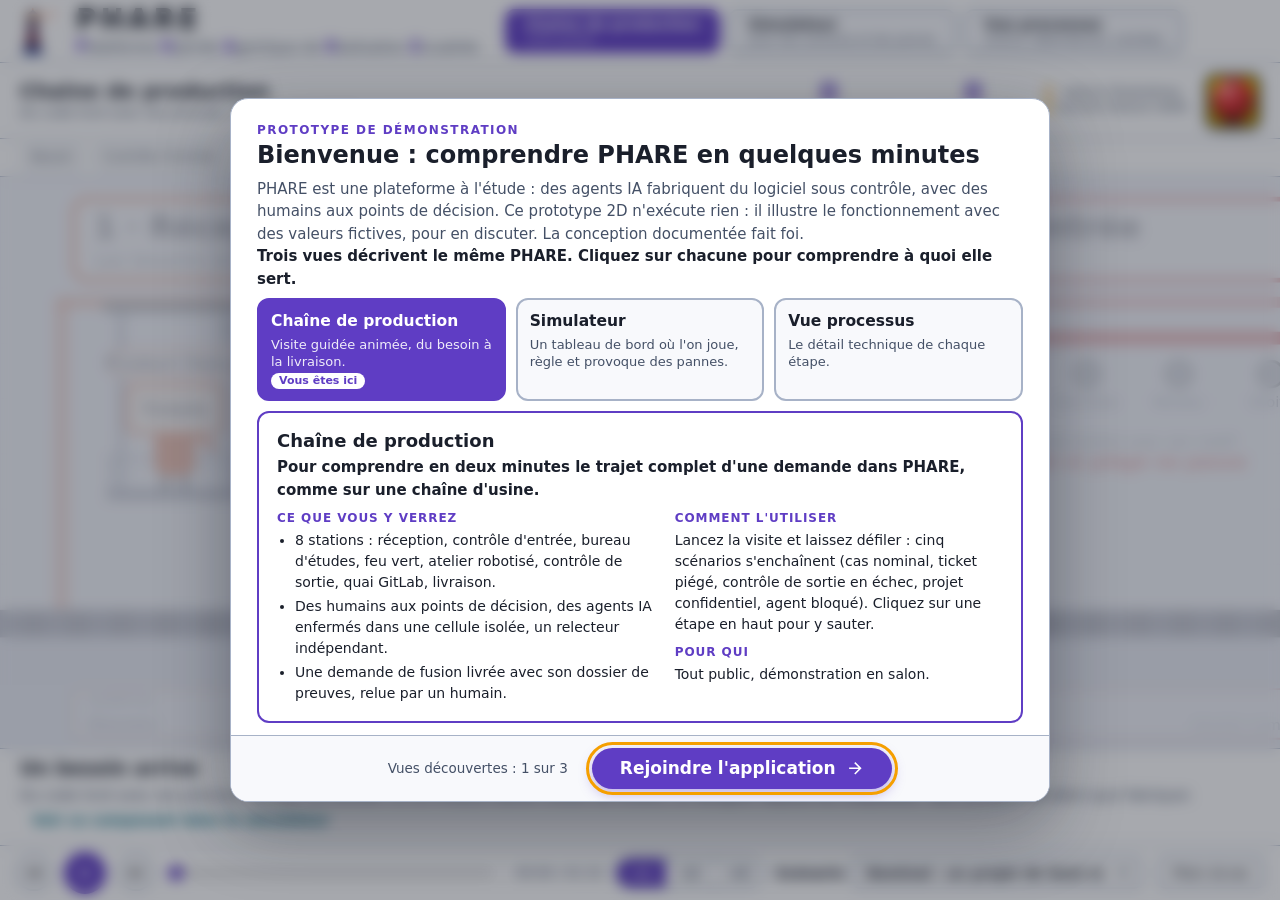
<file: index.html>
<!doctype html>
<html lang="fr">
<head>
<meta charset="utf-8">
<meta name="viewport" content="width=device-width, initial-scale=1">
<title>PHARE — l'usine de développement</title>
<link rel="icon" type="image/svg+xml" href="phare_icon.svg">
<link rel="stylesheet" href="shell.css">
<link rel="stylesheet" href="usine.css">
</head>
<body>
<div id="site-header"></div>
<header class="viewbar">
  <div class="viewbar-title">
    <h1>Chaîne de production</h1>
    <p>Du code livré avec ses preuves, relu par un humain</p>
  </div>
  <div class="viewbar-right">
    <div class="counters">
      <div><span id="c-human">0</span><small>interventions humaines</small></div>
      <div><span id="c-check">0</span><small>contrôles franchis</small></div>
      <div class="fake">valeurs illustratives,<br>aucune mesure réelle</div>
    </div>
    <div class="room">
      <div class="plate"><button id="stop" type="button" class="cap" title="Arrêt d'urgence (RSSI ou adjoint)" aria-label="Arrêt d'urgence"></button></div>
      <small>Arrêt d'urgence · RSSI ou adjoint</small>
    </div>
  </div>
</header>
<div class="states" id="states" aria-label="Étapes de la fabrication"></div>

<div id="stagewrap" class="stagewrap">
  <div id="viewport" class="viewport" aria-label="Chaîne de production, faire défiler horizontalement">
    <svg id="scene" role="img" aria-label="Chaîne de production du logiciel : réception, contrôle d'entrée, bureau d'études, feu vert, atelier robotisé, contrôle de sortie, quai GitLab, livraison"></svg>
  </div>
</div>

<div id="transition" class="transition" aria-live="polite">
  <div class="tcard"><small id="t-count"></small><strong id="t-title"></strong><span id="t-sub"></span><i></i></div>
</div>

<div id="banner" class="banner" hidden>ARRÊT D'URGENCE : la chaîne est à l'arrêt, rien ne part.</div>

<footer class="hud bottom">
  <div class="caption">
    <strong id="cap-title"></strong>
    <span id="cap-sub"></span>
    <a id="cap-link" class="link" href="simulateur.html">Voir ce composant dans le simulateur</a>
  </div>
  <div id="player"></div>
</footer>

<script src="shell.js"></script>
<script src="usine.js"></script>
</body>
</html>
</file>
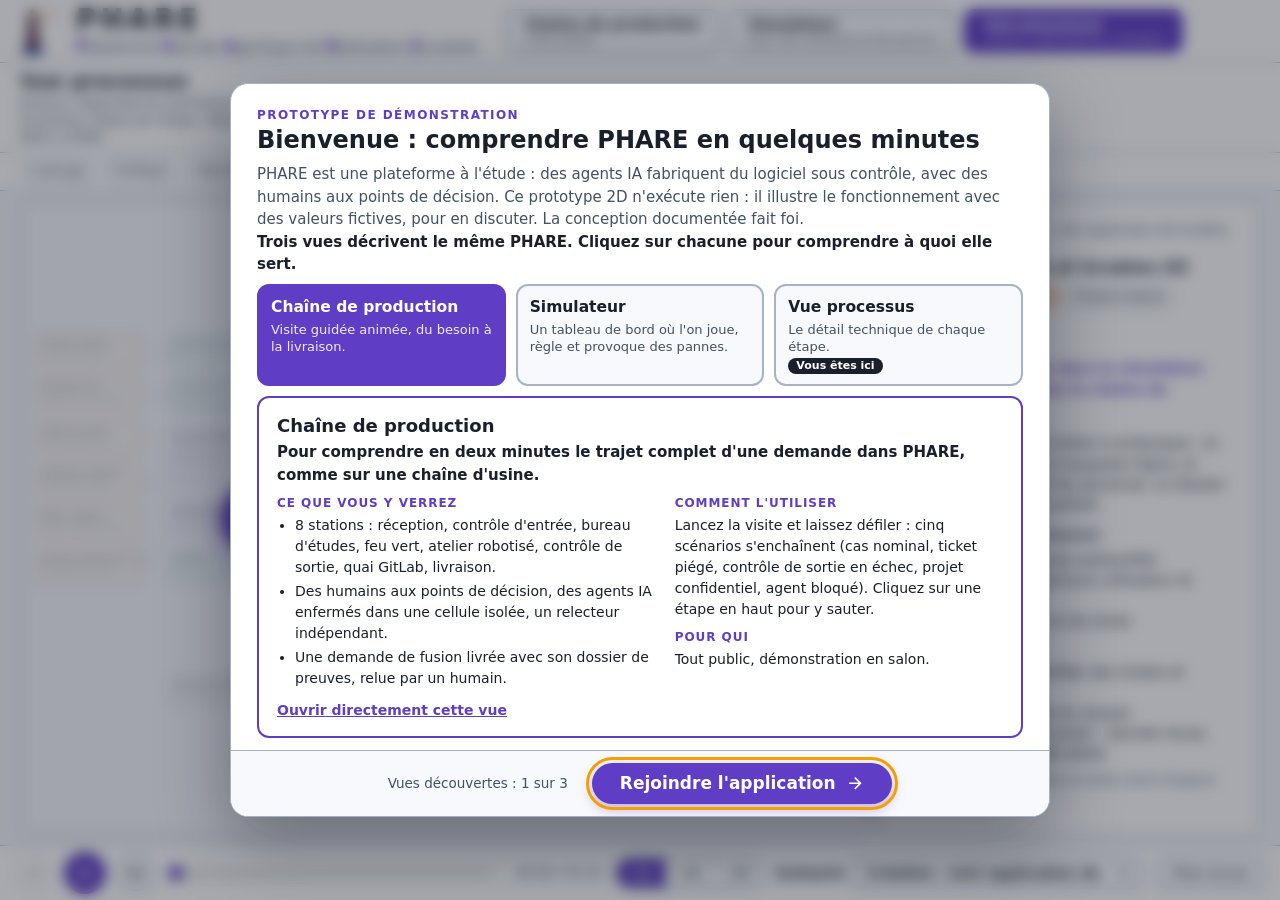
<file: processus.html>
<!doctype html>
<html lang="fr">
<head>
<meta charset="utf-8">
<meta name="viewport" content="width=device-width, initial-scale=1">
<title>PHARE — vue processus</title>
<link rel="icon" type="image/svg+xml" href="phare_icon.svg">
<link rel="stylesheet" href="shell.css">
<link rel="stylesheet" href="style.css">
</head>
<body>
<div id="site-header"></div>
<header class="viewbar">
  <div class="viewbar-title">
    <h1>Vue processus</h1>
    <p>Acteurs, dépendances techniques et interventions humaines, étape par étape. Aligné sur les ADR 0001 à 0006.</p>
  </div>
</header>

<div class="states" id="states" aria-label="Étapes du cycle de vie : cliquer pour y aller"></div>

<main>
  <div class="stagecol">
    <div class="stage">
      <div class="view-mode" role="group" aria-label="Mode de visualisation">
        <button id="view-2d" class="on" type="button" aria-pressed="true">Vue 2D</button>
        <button id="view-3d" type="button" aria-pressed="false">Vue 3D <span>beta</span></button>
        <button id="view-reset" type="button" hidden>Recentrer</button>
      </div>
      <svg id="canvas" viewBox="0 0 1370 690" role="img" aria-label="Schéma du fonctionnement de PHARE"></svg>
      <section id="scene3d" class="scene3d" hidden aria-label="Vue 3D interactive du processus">
        <div id="scene3d-tooltip" class="scene3d-tooltip" role="status" aria-live="polite"></div>
        <aside id="scene3d-inspector" class="scene3d-inspector" hidden aria-live="polite">
          <button id="scene3d-close" class="scene3d-close" type="button" aria-label="Fermer l'inspection">×</button>
          <p id="scene3d-kind" class="scene3d-kind"></p>
          <h2 id="scene3d-title"></h2>
          <p id="scene3d-sub"></p>
          <p id="scene3d-links" class="scene3d-links"></p>
          <div id="scene3d-connection-list" class="scene3d-connection-list"></div>
          <button id="scene3d-explode" class="scene3d-explode" type="button" hidden>Décomposer ce périmètre</button>
        </aside>
        <p class="scene3d-help">Clic gauche : tourner · clic molette : déplacer · molette : zoomer</p>
      </section>
    </div>
  </div>
  <aside class="side">
    <div id="step-count" class="hint"></div>
    <h2 id="step-title"></h2>
    <div id="step-who"></div>
    <p><a id="to-sim" class="xlink" href="simulateur.html">Rejouer ce scénario dans le simulateur</a><br><a id="to-usine" class="xlink" href="index.html">Voir cette étape dans la chaîne de production</a></p>
    <p id="step-text"></p>
    <h3>Dépendances techniques</h3>
    <ul id="step-deps"></ul>
    <h3>Contrôles</h3>
    <ul id="step-ctrl"></ul>
    <p class="hint">Raccourcis : flèches gauche et droite, barre d'espace pour la lecture.</p>
  </aside>
</main>

<div id="player"></div>

<script src="data.js"></script>
<script src="shell.js"></script>
<script src="app.js"></script>
<script type="importmap">
{ "imports": { "three": "./vendor/three.module.js" } }
</script>
<script type="module" src="processus-3d.js"></script>
</body>
</html>
</file>
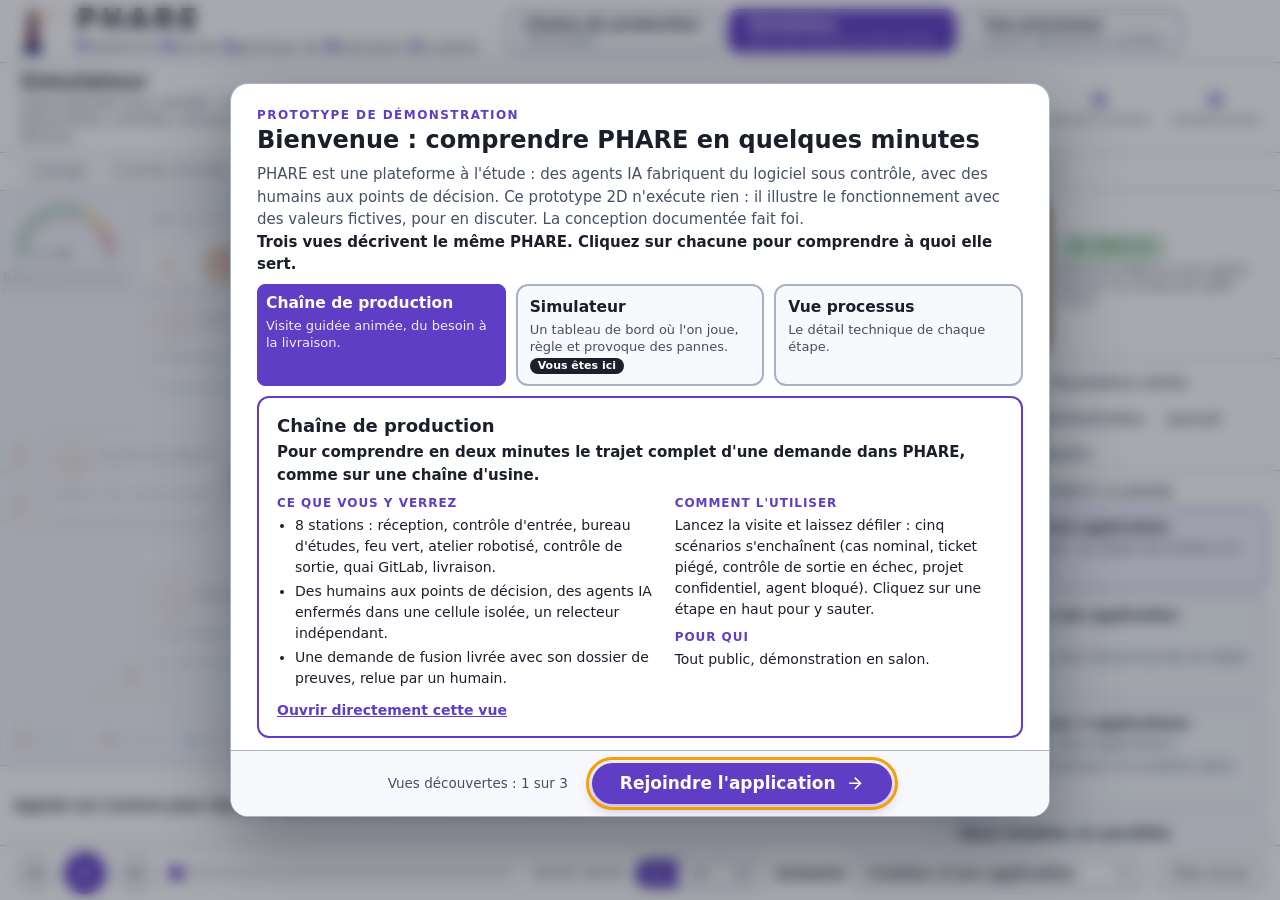
<file: simulateur.html>
<!doctype html>
<html lang="fr">
<head>
<meta charset="utf-8">
<meta name="viewport" content="width=device-width, initial-scale=1">
<title>PHARE — simulateur de l'usine</title>
<link rel="icon" type="image/svg+xml" href="phare_icon.svg">
<link rel="stylesheet" href="shell.css">
<link rel="stylesheet" href="simulateur.css">
</head>
<body>
<div id="site-header"></div>
<header class="viewbar">
  <div class="viewbar-title">
    <h1>Simulateur</h1>
    <p id="run-line">Usine logicielle sous contrôle : orchestrateur déterministe, contrôles, humains aux points de décision</p>
  </div>
  <div class="viewbar-right">
    <div class="kpis" aria-label="Compteurs de la simulation">
      <div><span id="k-ok">0</span><small>demandes de fusion livrées</small></div>
      <div><span id="k-ko">0</span><small>fabrications refusées ou arrêtées</small></div>
      <div><span id="k-h">0</span><small>décisions humaines</small></div>
      <div><span id="k-g">0</span><small>contrôles franchis</small></div>
    </div>
  </div>
</header>
<div class="states" id="states" aria-label="États du cycle de vie"></div>

<div class="layout">
  <section class="stage">
    <div class="scene">
      <div id="trans-card" class="trans-card" hidden aria-live="polite">
        <div class="tcard"><small id="t-count"></small><strong id="t-title"></strong><span id="t-sub"></span><i></i></div>
      </div>
      <svg id="map" viewBox="0 0 1200 720" preserveAspectRatio="xMidYMid meet" role="img" aria-label="Synoptique de l'usine PHARE : orchestrateur au centre, huit modules autour"></svg>
      <div id="estop-banner" class="estop-banner" hidden>
        <strong>ARRÊT D'URGENCE ENGAGÉ</strong>
        <span>Fabrications gelées · cellules détruites · clés temporaires révoquées · lancements interdits</span>
      </div>
    </div>
    <div class="caption" id="caption" aria-live="polite"></div>
  </section>

  <aside class="side">
    <section class="console" aria-label="Pupitre d'arrêt d'urgence">
      <div class="estop-plate">
        <small>ARRÊT D'URGENCE</small>
        <div class="estop-well"><button id="estop" type="button" class="estop-cap" aria-label="Arrêt d'urgence"></button></div>
        <small>EMERGENCY STOP</small>
      </div>
      <div class="console-info">
        <div id="lamp" class="lamp ok">EN SERVICE</div>
        <p id="estop-text">Réservé au RSSI ou à son adjoint. Appuyer pour geler l'usine.</p>
        <div class="console-actions">
          <button id="release" type="button" class="btn small" hidden>Déverrouiller (tourner)</button>
          <button id="ack" type="button" class="btn small warn" hidden>Acquitter et redémarrer</button>
        </div>
      </div>
    </section>

    <div class="tabs" role="tablist">
      <button type="button" role="tab" class="tab on" data-pane="p-scen">Scénarios</button>
      <button type="button" role="tab" class="tab" data-pane="p-params">Paramètres entrés</button>
      <button type="button" role="tab" class="tab" data-pane="p-humans">Humains</button>
      <button type="button" role="tab" class="tab" data-pane="p-orch">Orchestration</button>
      <button type="button" role="tab" class="tab" data-pane="p-log">Journal</button>
      <button type="button" role="tab" class="tab" data-pane="p-info">Détail</button>
      <button type="button" role="tab" class="tab" data-pane="p-gloss">Glossaire</button>
    </div>

    <div id="p-scen" class="pane">
      <h2>Scénarios prêts à jouer</h2>
      <div id="scen-list" class="scen-list"></div>
      <label class="chk"><input id="demo" type="checkbox" checked> Démo automatique : 6 scénarios à la suite, puis arrêt (stand)</label>
      <label class="chk"><input id="autohuman" type="checkbox" checked> Humains simulés (valident seuls après 1,5 s)</label>
      <p class="note">Un scénario règle les paramètres de l'onglet « Paramètres entrés » ; tu peux ensuite les modifier et relancer. Simulation illustrative : aucune valeur n'est mesurée. Source de vérité : <code>docs/conception/</code> et les ADR.</p>
    </div>

    <div id="p-params" class="pane" hidden>
      <h2>Paramètres entrés pour la fabrication</h2>
      <div id="params"></div>
      <button id="launch" type="button" class="btn go launch">Lancer avec ces paramètres</button>
      <p id="derived" class="note"></p>
    </div>

    <div id="p-humans" class="pane" hidden>
      <h2>Qui décide quoi</h2>
      <div id="roster" class="roster"></div>
      <h2>Décisions humaines de cette fabrication</h2>
      <ol id="decisions" class="decisions"></ol>
    </div>

    <div id="p-orch" class="pane" hidden>
      <h2>Orchestrateur déterministe</h2>
      <p class="note">Le workflow est une machine à états : mêmes entrées, mêmes états, mêmes contrôles, mêmes outils. Seul le contenu produit par les modèles varie.</p>
      <div id="trans" class="trans"></div>
      <h2>Rejeu</h2>
      <p class="note">Même entrées, même chemin d'état. Le contenu généré, lui, peut différer d'une fabrication à l'autre.</p>
      <button id="replay" type="button" class="btn small">Rejouer avec les mêmes paramètres</button>
      <div id="replays" class="replays"></div>
      <h2>Ce que le modèle ne décide jamais</h2>
      <ul class="plain">
        <li>L'enchaînement des états et les conditions de transition.</li>
        <li>Les outils disponibles, les droits et le budget (autorité statique, hors bande).</li>
        <li>Le routage vers un modèle selon la classe du projet.</li>
        <li>Le go, l'approbation de la MR, l'arrêt d'urgence : toujours un humain.</li>
      </ul>
    </div>

    <div id="p-log" class="pane" hidden>
      <h2>Journal d'audit (simulé)</h2>
      <ol id="log" class="log"></ol>
    </div>


    <div id="p-gloss" class="pane" hidden>
      <h2>Glossaire</h2>
      <dl class="gloss">
        <dt>Modèle d'IA</dt><dd>Le moteur de langage qui lit et écrit du texte et du code (exemples : Claude, Gemini, Codex, Mistral, Kimi). Il reste <b>hors de la cellule</b>. PHARE n'est lié à aucun d'eux.</dd>
        <dt>Agent</dt><dd>Programme qui utilise un modèle pour agir : lire des fichiers, lancer des tests, écrire du code. Il travaille <b>dans la cellule</b>.</dd>
        <dt>Cellule isolée (sandbox)</dt><dd>Espace fermé où l'agent travaille. Pas d'internet libre, quel que soit le niveau de confidentialité. Deux niveaux de blindage : N2, et N3 pour les projets très confidentiels.</dd>
        <dt>Passerelle</dt><dd>Le seul passage de la cellule vers le modèle : surveillée, avec une clé temporaire plafonnée. Niveaux C0 à C2 : modèle cloud ou interne. Niveau C3 : modèles internes seulement.</dd>
        <dt>Recherche côté fournisseur</dt><dd>Certains fournisseurs savent, une fois la requête reçue, chercher sur le web ou exécuter du code depuis leurs propres serveurs : la cellule ne le voit pas. PHARE <b>refuse</b> ces options : la passerelle rejette toute requête qui les demande. Le modèle répond avec ce qu'il a reçu.</dd>
        <dt>Niveau de confidentialité (C0 à C3)</dt><dd>Fixé par projet, jamais abaissé automatiquement. Il décide des modèles permis, du blindage de la cellule et du nombre d'approbateurs.</dd>
        <dt>Contrôle d'entrée (préflight)</dt><dd>Vérification du dossier avant toute fabrication : complet, sain, données sensibles, niveau, droits.</dd>
        <dt>Dossier figé et signé (snapshot)</dt><dd>Version exacte de ce qui sera fabriqué (tickets, livrables UX, plan). Le go du chef de projet est lié à elle.</dd>
        <dt>Fabrication (run)</dt><dd>Une exécution complète de l'usine, du go à la demande de fusion.</dd>
        <dt>Banc d'essai (mutation)</dt><dd>On introduit volontairement de petits défauts dans le code pour vérifier que les tests les détectent. Des tests qui ne voient rien ne prouvent rien.</dd>
        <dt>Analyse de sécurité (SAST)</dt><dd>Lecture automatique du code à la recherche de failles connues.</dd>
        <dt>Dans le doute, on s'arrête (fail-closed)</dt><dd>Sans autorisation claire, l'usine refuse. Elle ne continue jamais par défaut.</dd>
        <dt>Demande de fusion (MR)</dt><dd>Proposition de changement soumise dans GitLab, avec son dossier de preuves. Un ingénieur la relit et l'approuve.</dd>
        <dt>Escalade</dt><dd>L'usine ne peut plus avancer seule : elle appelle l'équipe plateforme (le « mécanicien »), qui diagnostique, relance ou arrête.</dd>
        <dt>Règles communes (skills)</dt><dd>Bibliothèque signée de consignes : authentification (OIDC / SAML / LDAPS), règles IA, design system, règles du langage du projet.</dd>
        <dt>Arrêt d'urgence (kill switch)</dt><dd>Bouton du RSSI ou de son adjoint : tout est gelé, les cellules détruites, les clés révoquées.</dd>
      </dl>
    </div>

    <div id="p-info" class="pane" hidden>
      <h2 id="i-title">Composant</h2>
      <p id="i-what" class="note">Clique sur un module du synoptique pour le détailler.</p>
      <h3>Humains</h3>
      <p id="i-human"></p>
      <h3>Sous le capot</h3>
      <p id="i-tech"></p>
      <p class="xlinks"><a id="x-usine" href="index.html">Voir cette étape dans la chaîne de production</a><br><a id="x-tech" href="processus.html">Voir cette étape dans la vue processus</a></p>
    </div>
  </aside>
</div>

<div id="player"></div>

<script src="shell.js"></script>
<script src="simulateur.js"></script>
</body>
</html>
</file>
<file: shell.css>
/* Éléments communs aux trois vues : barre de navigation (marque PHARE en tête) et lecteur façon vidéo. Thème blanc. */
:root {
  --sh-ink: #1a1f2b; --sh-muted: #445066; --sh-line: #a7b2c7; --sh-panel: #ffffff; --sh-soft: #f8f9fc;
  --sh-accent: #5f3dc4; --sh-accent-bg: #f3f0ff; --sh-focus: #f59f00;
  color-scheme: light;
}

/* ---------- Barre de navigation ---------- */
.shell { display: flex; flex-wrap: wrap; align-items: center; gap: 6px 26px; padding: 6px 18px; background: var(--sh-panel); border-bottom: 1px solid var(--sh-line); font: 14px/1.2 system-ui, -apple-system, "Segoe UI", Roboto, sans-serif; color: var(--sh-ink); z-index: 20; }
.shell-brand { display: flex; align-items: center; gap: 12px; color: var(--sh-ink); text-decoration: none; }
.shell-logo-img { display: block; width: 46px; height: 47px; flex: none; }
.shell-brandtext { display: flex; flex-direction: column; }
.shell-logo { font-size: 28px; font-weight: 800; letter-spacing: .14em; line-height: 1; }
.shell-acro { margin-top: 4px; font-size: 14px; color: var(--sh-muted); letter-spacing: .01em; }
.shell-acro b { color: var(--sh-accent); font-weight: 800; font-size: 15px; }
.shell-nav { display: flex; flex-wrap: wrap; gap: 8px; }
.shell-nav a { display: flex; flex-direction: column; justify-content: center; padding: 5px 18px; border: 2px solid var(--sh-line); border-radius: 10px; background: var(--sh-soft); color: var(--sh-ink); text-decoration: none; box-shadow: 0 2px 0 rgba(31, 36, 48, .12); transition: transform .12s, box-shadow .12s, border-color .12s, background .12s; }
.shell-nav a b { font-size: 14.5px; }
.shell-nav a span { font-size: 11px; color: var(--sh-muted); }
.shell-nav a:not([aria-current]):hover { border-color: var(--sh-accent); background: var(--sh-accent-bg); transform: translateY(-1px); box-shadow: 0 3px 0 rgba(95, 61, 196, .35); }
.shell-nav a:not([aria-current]):active { transform: translateY(1px); box-shadow: none; }
.shell-nav a[aria-current="page"] { background: var(--sh-accent); border-color: var(--sh-accent); color: #fff; box-shadow: none; cursor: default; }
.shell-nav a[aria-current="page"] span { color: rgba(255, 255, 255, .85); }
.shell-nav a:focus-visible, .shell-brand:focus-visible { outline: 3px solid var(--sh-focus); outline-offset: 2px; }
.shell-hint { margin-left: auto; color: var(--sh-muted); font-size: 12px; }
@media (max-width: 1500px) { .shell-hint { display: none; } }
@media (max-width: 760px) { .shell-nav a span { display: none; } .shell-nav a { padding: 7px 12px; } .shell-acro { display: none; } }
@media (max-height: 760px) { .shell { padding: 4px 16px; } .shell-logo { font-size: 22px; } .shell-logo-img { width: 38px; height: 39px; } .shell-acro { font-size: 12.5px; margin-top: 2px; } .shell-nav a { padding: 4px 14px; } }

/* ---------- Lecteur : précédent, lecture, suivant, curseur, temps, vitesses ---------- */
.player { display: flex; flex-wrap: wrap; align-items: center; gap: 6px 12px; padding: 6px 16px; background: var(--sh-panel); border-top: 1px solid var(--sh-line); font: 14px/1.2 system-ui, -apple-system, "Segoe UI", Roboto, sans-serif; color: var(--sh-ink); }
.player .pbtn { display: grid; place-items: center; width: 36px; height: 36px; padding: 0; border: 2px solid var(--sh-line); border-radius: 50%; background: var(--sh-panel); color: var(--sh-ink); cursor: pointer; }
.player .pbtn svg { width: 20px; height: 20px; min-width: 0; fill: currentColor; pointer-events: none; }
.player .pbtn:hover:not(:disabled) { border-color: var(--sh-accent); color: var(--sh-accent); }
.player .pbtn:disabled { opacity: .35; cursor: default; }
.player .pbtn.main { width: 42px; height: 42px; background: var(--sh-accent); border-color: var(--sh-accent); color: #fff; }
.player .pbtn.main:hover { background: #4c2fa8; border-color: #4c2fa8; color: #fff; }
.player .pbtn:focus-visible, .player .pspeed button:focus-visible { outline: 3px solid var(--sh-focus); outline-offset: 2px; }
.player .pscrub { flex: 1 1 220px; min-width: 120px; accent-color: var(--sh-accent); }
.player .pclock { min-width: 96px; text-align: right; color: var(--sh-muted); font-size: 13px; font-variant-numeric: tabular-nums; }
.player .pspeed { display: inline-flex; border: 2px solid var(--sh-line); border-radius: 999px; overflow: hidden; }
.player .pspeed button { padding: 6px 13px; border: 0; border-radius: 0; background: var(--sh-panel); color: var(--sh-muted); font-weight: 700; cursor: pointer; }
.player .pspeed button + button { border-left: 1px solid var(--sh-line); }
.player .pspeed button:hover { background: var(--sh-accent-bg); color: var(--sh-accent); }
.player .pspeed button.on { background: var(--sh-accent); color: #fff; }
.player-extras { display: flex; flex-wrap: wrap; align-items: center; gap: 8px 16px; margin-left: auto; }
.player-extras label { display: inline-flex; align-items: center; gap: 6px; color: var(--sh-ink); }
@media (max-height: 760px) { .player { padding: 5px 14px; } .player .pbtn { width: 34px; height: 34px; } .player .pbtn.main { width: 40px; height: 40px; } }
@media (prefers-reduced-motion: reduce) { .shell-nav a { transition: none; } }

/* ---------- Barre de la vue (même place, même aspect sur les trois pages) ---------- */
.viewbar { display: flex; flex-wrap: wrap; align-items: center; gap: 6px 24px; min-height: 76px; padding: 6px 20px; background: var(--sh-panel); border-bottom: 1px solid var(--sh-line); font: 14px/1.3 system-ui, -apple-system, "Segoe UI", Roboto, sans-serif; color: var(--sh-ink); }
.viewbar-title { flex: 0 1 340px; min-width: 0; }
.viewbar .viewbar-title h1 { margin: 0; font-size: 20px; letter-spacing: .02em; line-height: 1.2; }
.viewbar .viewbar-title p { margin: 2px 0 0; color: var(--sh-muted); font-size: 13px; line-height: 1.3; }
.viewbar-right { flex: 1 1 520px; display: flex; flex-wrap: wrap; align-items: center; justify-content: flex-end; gap: 6px 18px; min-width: 0; }

/* ---------- Bandeau des étapes du cycle de vie ---------- */
.states { display: flex; flex-wrap: wrap; gap: 6px; padding: 6px 20px; background: var(--sh-panel); border-bottom: 1px solid var(--sh-line); font: 13px/1.3 system-ui, -apple-system, "Segoe UI", Roboto, sans-serif; z-index: 4; }
.states .state { padding: 3px 10px; border-radius: 999px; border: 1px solid var(--sh-line); background: var(--sh-panel); color: var(--sh-muted); font: inherit; font-size: 13px; line-height: 1.3; }
.states button.state { cursor: pointer; }
.states button.state:hover:not(:disabled) { border-color: var(--sh-accent); color: var(--sh-accent); background: var(--sh-accent-bg); }
.states button.state:focus-visible { outline: 3px solid var(--sh-focus); outline-offset: 2px; }
.states button.state:disabled { opacity: .45; cursor: default; }
.states .state.past { background: var(--sh-accent-bg); color: var(--sh-accent); border-color: var(--sh-accent); }
.states .state.current, .states button.state.current:hover:not(:disabled) { background: var(--sh-focus); color: #1f2430; border-color: var(--sh-focus); font-weight: 700; }

/* ---------- Commandes à droite du lecteur : scénario, option propre à la vue, plein écran ---------- */
.player .player-extras select, .player .player-extras .pfull { padding: 6px 12px; border: 2px solid var(--sh-line); border-radius: 8px; background: var(--sh-panel); color: var(--sh-ink); font: inherit; cursor: pointer; }
.player .player-extras select { width: 290px; padding-right: 35px; appearance: none; -webkit-appearance: none; background-image: url("data:image/svg+xml,%3Csvg xmlns='http://www.w3.org/2000/svg' width='12' height='8' viewBox='0 0 12 8'%3E%3Cpath d='m1 1 5 5 5-5' fill='none' stroke='%23445066' stroke-width='2' stroke-linecap='round' stroke-linejoin='round'/%3E%3C/svg%3E"); background-repeat: no-repeat; background-position: right 11px center; background-size: 12px 8px; }
.player .player-extras select:hover, .player .player-extras .pfull:hover { border-color: var(--sh-accent); }
.player .player-extras select:focus-visible, .player .player-extras .pfull:focus-visible { outline: 3px solid var(--sh-focus); outline-offset: 2px; }
.player .player-extras .pscen { display: inline-flex; align-items: center; gap: 8px; color: var(--sh-ink); font-weight: 600; }
.player .player-extras .chk { color: var(--sh-ink); font-size: 14px; }

/* ---------- Bouton de lancement, centré sur la scène à l'entrée (même composant sur les trois vues) ---------- */
.cta-host { position: relative; }
.cta-veil { position: absolute; inset: 0; z-index: 15; display: flex; flex-direction: column; align-items: center; justify-content: center; gap: 22px; padding: 12px; overflow: auto; background: rgba(244, 246, 251, .72); pointer-events: none; }
.cta-veil[hidden] { display: none; }
.cta-btn { pointer-events: auto; display: inline-flex; align-items: center; gap: 14px; padding: 18px 42px; border: 0; border-radius: 999px; background: var(--sh-accent); color: #fff; font: 800 clamp(20px, 2.2vw, 30px)/1 system-ui, -apple-system, "Segoe UI", Roboto, sans-serif; cursor: pointer; box-shadow: 0 10px 30px rgba(95, 61, 196, .45), 0 0 0 6px rgba(95, 61, 196, .2); animation: ctapulse 2s ease-in-out infinite; }
.cta-btn svg { width: 1.15em; height: 1.15em; min-width: 0; fill: #fff; }
.cta-btn:hover { background: #4c2fa8; }
.cta-btn:focus-visible { outline: 4px solid var(--sh-focus); outline-offset: 4px; }
@keyframes ctapulse { 0%, 100% { box-shadow: 0 10px 30px rgba(95, 61, 196, .45), 0 0 0 6px rgba(95, 61, 196, .2); } 50% { box-shadow: 0 10px 30px rgba(95, 61, 196, .45), 0 0 0 16px rgba(95, 61, 196, .1); } }
@media (prefers-reduced-motion: reduce) { .cta-btn { animation: none; } }

/* ---------- Fenêtre d'accueil (modale, première arrivée) : la page derrière est floutée ---------- */
.onb-screen { position: fixed; inset: 0; z-index: 60; display: flex; align-items: center; justify-content: center; padding: 16px; background: rgba(26, 31, 43, .38); -webkit-backdrop-filter: blur(7px); backdrop-filter: blur(7px); font: 15px/1.5 system-ui, -apple-system, "Segoe UI", Roboto, sans-serif; color: var(--sh-ink); }
.onb-screen[hidden] { display: none; }
.onb-modal { display: flex; flex-direction: column; width: min(820px, 100%); max-height: 100%; background: var(--sh-panel); border: 1px solid var(--sh-line); border-radius: 18px; box-shadow: 0 24px 70px rgba(15, 20, 35, .4); overflow: hidden; }
.onb-body { flex: 1; min-height: 0; overflow: auto; padding: 22px 26px 12px; }
.onb-inner p { margin: 0; }
.onb-kicker { color: var(--sh-accent); font-size: 12px; font-weight: 800; letter-spacing: .12em; text-transform: uppercase; }
.onb-inner .onb-title { margin: 2px 0 8px; font-size: 24px; line-height: 1.2; }
.onb-why { color: var(--sh-muted); }
.onb-ask { margin-top: 12px; font-weight: 700; }
.onb-tabs { display: grid; grid-template-columns: repeat(3, 1fr); gap: 10px; margin-top: 8px; }
.onb-tab { position: relative; display: flex; flex-direction: column; align-items: flex-start; gap: 2px; min-height: 78px; padding: 10px 12px; border: 2px solid var(--sh-line); border-radius: 12px; background: var(--sh-soft); color: var(--sh-ink); font: inherit; text-align: left; cursor: pointer; transition: border-color .12s, background .12s; }
.onb-tab b { font-size: 15.5px; }
.onb-tab span { color: var(--sh-muted); font-size: 13px; line-height: 1.35; }
.onb-tab em { margin-top: auto; padding: 0 8px; border-radius: 999px; background: var(--sh-ink); color: #fff; font-size: 11px; font-style: normal; font-weight: 700; }
.onb-tab:hover { border-color: var(--sh-accent); background: var(--sh-accent-bg); }
.onb-tab.sel { border-color: var(--sh-accent); background: var(--sh-accent); color: #fff; }
.onb-tab.sel span { color: rgba(255, 255, 255, .9); }
.onb-tab.sel em { background: #fff; color: var(--sh-accent); }
.onb-tab.seen:not(.sel)::after { content: "\2713  lu"; position: absolute; top: 8px; right: 10px; color: #2b8a3e; font-size: 12px; font-weight: 800; }
.onb-tab:focus-visible, .onb-go:focus-visible, .onb-open:focus-visible { outline: 3px solid var(--sh-focus); outline-offset: 3px; }
.onb-panel { margin-top: 10px; padding: 14px 18px; border: 2px solid var(--sh-accent); border-radius: 12px; background: var(--sh-panel); }
.onb-panel h3 { margin: 0 0 2px; font-size: 18px; }
.onb-lead { font-weight: 600; }
.onb-cols { display: grid; grid-template-columns: 1.15fr 1fr; gap: 20px; margin-top: 8px; font-size: 14px; }
.onb-cols h4 { margin: 8px 0 3px; color: var(--sh-accent); font-size: 12px; letter-spacing: .08em; text-transform: uppercase; }
.onb-cols h4:first-child { margin-top: 0; }
.onb-cols ul { margin: 0; padding-left: 18px; }
.onb-cols li { margin-bottom: 3px; }
.onb-cols p { margin: 0; }
.onb-open { display: inline-block; margin-top: 8px; color: var(--sh-accent); font-weight: 700; font-size: 14px; }
.onb-foot { flex: none; display: flex; flex-wrap: wrap; align-items: center; justify-content: center; gap: 10px 24px; padding: 12px 24px; background: var(--sh-soft); border-top: 1px solid var(--sh-line); }
.onb-count { color: var(--sh-muted); font-size: 13.5px; }
.onb-go { display: inline-flex; align-items: center; gap: 10px; padding: 11px 28px; border: 0; border-radius: 999px; background: var(--sh-accent); color: #fff; font: 800 17px/1 system-ui, -apple-system, "Segoe UI", Roboto, sans-serif; cursor: pointer; box-shadow: 0 5px 14px rgba(95, 61, 196, .4); }
.onb-go:hover { background: #4c2fa8; }
.onb-go svg { width: 1.1em; height: 1.1em; min-width: 0; fill: #fff; }
@media (max-height: 700px) { .onb-body { padding: 14px 20px 8px; } .onb-inner .onb-title { font-size: 20px; } .onb-ask { margin-top: 8px; } .onb-tab { min-height: 64px; } .onb-tab span { display: none; } }
@media (max-width: 720px) { .onb-tabs, .onb-cols { grid-template-columns: 1fr; } }
@media (prefers-reduced-motion: reduce) { .onb-tab { transition: none; } }
</file>
<file: usine.css>
:root {
  --ink: #1a1f2b; --muted: #445066; --bg: #eef1f7; --panel: #ffffff; --line: #a7b2c7;
  --human: #d9480f; --system: #5f3dc4; --guard: #c92a2a; --ext: #0b7285; --ok: #2b8a3e; --accent: #f59f00;
}
* { box-sizing: border-box; }
html, body { height: 100%; margin: 0; }
body { background: var(--bg); color: var(--ink); font: 16px/1.4 system-ui, -apple-system, "Segoe UI", Roboto, sans-serif; display: flex; flex-direction: column; overflow: hidden; }

.hud { background: var(--panel); border-color: var(--line); border-style: solid; border-width: 0; padding: 6px 20px; display: flex; flex-wrap: wrap; gap: 6px 18px; align-items: center; z-index: 5; }
.hud.top { border-bottom-width: 1px; }
.hud.bottom { border-top-width: 1px; flex-direction: column; flex-wrap: nowrap; align-items: stretch; gap: 0; padding: 0; }
.hud.bottom > * { flex: none; }
.hud.bottom .caption { padding: 8px 20px 4px; }
.counters { display: flex; gap: 20px; }
.counters div { text-align: center; line-height: 1.1; }
.counters span { display: block; font-size: 26px; font-weight: 800; color: var(--system); }
.counters small { color: var(--muted); font-size: 12px; }
.room { text-align: center; display: flex; flex-direction: column; align-items: center; }
.room small { display: none; }
.plate { width: 54px; height: 54px; border-radius: 9px; background: #f2c200; border: 3px solid #161616; display: grid; place-items: center; box-shadow: 0 3px 8px rgba(0,0,0,.25); }
.cap { width: 40px; height: 40px; border: 0; padding: 0; border-radius: 50%; cursor: pointer; background: radial-gradient(circle at 34% 28%, #ff9a9a 0%, #e03131 38%, #a61e1e 72%, #7a1212 100%); box-shadow: 0 5px 0 #5c0d0d, 0 8px 8px rgba(0,0,0,.4); transform: translateY(-3px); transition: transform .09s, box-shadow .09s; }
.cap:active, .cap.latched { transform: translateY(3px); box-shadow: 0 1px 0 #5c0d0d, 0 2px 4px rgba(0,0,0,.4); }
.cap.latched { filter: brightness(.85); }

.stagewrap { flex: 1; min-height: 0; display: flex; flex-direction: column; }
.viewport { flex: 1; min-height: 0; overflow-x: auto; overflow-y: hidden; cursor: grab; background: linear-gradient(#eef1f7, #e3e8f2); scrollbar-width: thin; }
.viewport.dragging { cursor: grabbing; }
.viewport.stopped { filter: saturate(.4) brightness(.9); }
svg { display: block; }

.caption { font-size: 20px; line-height: 1.25; }
.caption strong { display: block; font-size: 24px; }
.caption span { color: var(--muted); font-size: 16px; }
button, select { font: inherit; padding: 8px 14px; border: 2px solid var(--line); border-radius: 8px; background: var(--panel); color: var(--ink); cursor: pointer; }
button:hover, select:hover { border-color: var(--accent); }
.link { color: var(--ext); font-weight: 700; text-decoration: none; padding: 8px 6px; }
.caption .link { display: inline-block; font-size: 14px; margin-left: 12px; padding: 0; }
.caption .link:hover { text-decoration: underline; }

.banner { position: fixed; top: 150px; left: 50%; transform: translateX(-50%); background: var(--guard); color: #fff; padding: 12px 22px; border-radius: 10px; font-weight: 800; font-size: 22px; z-index: 10; box-shadow: 0 6px 20px rgba(0,0,0,.3); }
[hidden] { display: none !important; }

/* Éléments du schéma */
.sign-title { font-size: 34px; font-weight: 800; fill: var(--ink); }
.sign-sub { font-size: 21px; fill: var(--muted); }
.plabel { font-size: 18px; font-weight: 700; fill: var(--ink); }
.small { font-size: 16px; fill: var(--muted); }
.note { font-size: 20px; font-weight: 700; }
.tiny { font-size: 16px; fill: var(--muted); }

/* Hauteur de légende figée : la scène ne change plus d'échelle d'une étape à l'autre (effet zoom / dézoom) */
.hud.bottom .caption { height: 96px; overflow: hidden; }
.caption span { font-size: clamp(13px, 1.1vw, 17px); }
.caption strong { font-size: clamp(17px, 1.5vw, 24px); }
@media (max-height: 760px) { .hud.bottom .caption { height: 80px; } }

.counters .fake { font-size: 12px; color: var(--muted); line-height: 1.25; align-self: center; border-left: 3px solid var(--accent); padding-left: 8px; }


.transition { position: fixed; inset: 0; z-index: 30; display: grid; place-items: center; background: rgba(241, 244, 250, .94); opacity: 0; pointer-events: none; transition: opacity .4s ease; }
.transition.on { opacity: 1; }
.tcard { text-align: center; max-width: 660px; padding: 28px 38px; background: #fff; border: 3px solid var(--system); border-radius: 16px; box-shadow: 0 12px 40px rgba(31, 36, 48, .18); }
.tcard small { display: block; letter-spacing: .12em; text-transform: uppercase; color: var(--muted); font-weight: 700; }
.tcard strong { display: block; font-size: 30px; margin: 8px 0; }
.tcard span { color: var(--muted); font-size: 18px; }
.tcard i { display: block; height: 4px; width: 0; margin-top: 18px; border-radius: 2px; background: var(--system); }
.transition.on .tcard i { width: 100%; transition: width 1.4s linear; }
@media (prefers-reduced-motion: reduce) { .transition, .transition.on .tcard i { transition: none; } }
</file>
<file: style.css>
:root {
  --bg: #f5f6fa;
  --panel: #ffffff;
  --ink: #1a1f2b;
  --muted: #445066;
  --line: #8f9bb0;
  --human: #d9480f;
  --human-bg: #fff4e6;
  --system: #5f3dc4;
  --system-bg: #f3f0ff;
  --guard: #c92a2a;
  --guard-bg: #fff0f0;
  --external: #0b7285;
  --external-bg: #e6fcf5;
  --data: #1864ab;
  --data-bg: #e7f5ff;
  --transverse: #495057;
  --transverse-bg: #f1f3f5;
  --active: #f59f00;
}
* { box-sizing: border-box; }
html, body { height: 100%; }
body { margin: 0; display: flex; flex-direction: column; overflow: hidden; background: var(--bg); color: var(--ink); font: 14px/1.45 system-ui, -apple-system, "Segoe UI", Roboto, sans-serif; }
body > * { flex: none; }
button, select { font: inherit; padding: 6px 12px; border: 1px solid var(--line); border-radius: 6px; background: var(--panel); color: var(--ink); cursor: pointer; }
button:hover, select:hover { border-color: var(--active); }
/* Tout tient dans la fenêtre : le schéma s'adapte à l'espace libre, le panneau latéral défile à l'intérieur si besoin */
main { flex: 1 1 auto; min-height: 0; display: grid; grid-template-columns: minmax(0, 1fr) 380px; gap: 12px; padding: 10px 20px; }
.stagecol { min-width: 0; min-height: 0; display: flex; background: var(--panel); border: 1px solid var(--line); border-radius: 10px; overflow: hidden; }
.stage { flex: 1; min-width: 0; min-height: 0; position: relative; }
svg { display: block; width: 100%; height: 100%; }
.view-mode { position: absolute; z-index: 5; top: 12px; right: 12px; display: flex; gap: 6px; padding: 5px; border: 1px solid #d7deeb; border-radius: 9px; background: rgba(255,255,255,.92); box-shadow: 0 5px 18px rgba(25,38,64,.12); }
.view-mode button { padding: 5px 9px; border-color: transparent; color: var(--muted); font-size: 12px; font-weight: 700; }
.view-mode button.on { color: #fff; background: #285b9d; border-color: #285b9d; }
.view-mode span { font-size: 10px; text-transform: uppercase; opacity: .78; }
.scene3d { position: absolute; inset: 0; overflow: hidden; background: #0d1726; }
.scene3d canvas { display: block; width: 100%; height: 100%; outline: none; }
.scene3d-help { position: absolute; z-index: 1; right: 14px; bottom: 9px; margin: 0; padding: 5px 8px; color: #d8e4f5; border: 1px solid rgba(180,207,240,.22); border-radius: 6px; background: rgba(8,17,31,.72); font-size: 11px; pointer-events: none; }
.scene3d-tooltip { position: absolute; z-index: 2; max-width: 260px; padding: 7px 9px; color: #f4f8ff; border: 1px solid rgba(174,208,255,.38); border-radius: 7px; background: rgba(7,16,30,.92); box-shadow: 0 8px 22px rgba(0,0,0,.25); font-size: 12px; line-height: 1.35; pointer-events: none; transform: translate(12px, 12px); opacity: 0; transition: opacity .12s; }
.scene3d-tooltip.show { opacity: 1; }
.scene3d-inspector { position: absolute; z-index: 3; top: 14px; left: 14px; width: min(286px, calc(100% - 28px)); max-height: calc(100% - 62px); padding: 13px 35px 13px 14px; overflow: auto; color: #edf5ff; border: 1px solid rgba(133,183,249,.55); border-left: 4px solid #5ca7ff; border-radius: 9px; background: rgba(7,16,30,.92); box-shadow: 0 10px 30px rgba(0,0,0,.32); }
.scene3d-inspector h2 { margin: 1px 0 5px; font-size: 15px; line-height: 1.2; }
.scene3d-inspector p { margin: 0; font-size: 12px; line-height: 1.38; }
.scene3d-inspector .scene3d-kind { color: #9cc6ff; font-size: 10px; font-weight: 800; letter-spacing: .08em; text-transform: uppercase; }
.scene3d-inspector .scene3d-links { margin-top: 9px; color: #c8d8eb; }
.scene3d-close { position: absolute; top: 7px; right: 7px; width: 23px; height: 23px; padding: 0; color: #d8e6f8; border-color: rgba(170,201,240,.4); background: transparent; font-size: 19px; line-height: 18px; }
.scene3d-explode { width: 100%; margin-top: 11px; padding: 6px 8px; color: #f5f9ff; border-color: #69aaff; background: #235894; font-size: 12px; font-weight: 700; }
.scene3d-explode:hover { border-color: #b7d7ff; background: #2d6fb7; }
.scene3d-connection-list { display: grid; gap: 5px; margin-top: 9px; }
.scene3d-connection-list button { display: block; width: 100%; padding: 5px 7px; overflow: hidden; color: #dceaff; border-color: rgba(141,184,239,.42); background: rgba(49,91,143,.23); font-size: 11px; text-align: left; text-overflow: ellipsis; white-space: nowrap; }
.scene3d-connection-list button:hover { color: #fff; background: rgba(73,132,205,.48); }
.side { min-height: 0; background: var(--panel); border: 1px solid var(--line); border-radius: 10px; padding: 12px 16px; overflow: auto; }
@media (max-width: 1100px) {
  html, body { height: auto; }
  body { overflow: auto; }
  main { grid-template-columns: 1fr; }
  .stagecol { min-height: 320px; }
  svg { min-width: 700px; height: auto; }
  .stage { overflow: auto; }
  .view-mode { position: fixed; top: auto; right: 16px; bottom: 12px; }
  .scene3d { min-width: 700px; }
}
.side h2 { margin: 0 0 6px; font-size: 16px; }
.badge { display: inline-block; padding: 2px 8px; border-radius: 999px; font-size: 12px; margin: 0 6px 6px 0; border: 1px solid var(--line); }
.badge.human { background: var(--human-bg); color: var(--human); border-color: var(--human); font-weight: 600; }
.badge.auto { background: var(--system-bg); color: var(--system); border-color: var(--system); }
.side h3 { margin: 10px 0 4px; font-size: 12px; text-transform: uppercase; letter-spacing: .05em; color: var(--muted); }
.side ul { margin: 0; padding-left: 18px; }
.hint { color: var(--muted); font-size: 12px; margin-top: 8px; }
.xlink { color: var(--system); font-weight: 700; text-decoration: none; }
.xlink:hover { text-decoration: underline; }

/* SVG */
.node rect { stroke-width: 2; rx: 8; transition: opacity .25s, filter .25s; }
.node text { fill: var(--ink); font-size: 13px; pointer-events: none; }
.node .sub { fill: var(--muted); font-size: 11.5px; }
.node.k-human rect { fill: var(--human-bg); stroke: var(--human); }
.node.k-system rect { fill: var(--system-bg); stroke: var(--system); }
.node.k-guard rect { fill: var(--guard-bg); stroke: var(--guard); }
.node.k-external rect { fill: var(--external-bg); stroke: var(--external); }
.node.k-data rect { fill: var(--data-bg); stroke: var(--data); }
.node.k-transverse rect { fill: var(--transverse-bg); stroke: var(--transverse); stroke-dasharray: 4 3; }
.node.k-container rect { fill: none; stroke: var(--line); stroke-dasharray: 6 4; }
.node.k-container text { fill: var(--muted); font-weight: 600; }
.edge { fill: none; stroke: var(--line); stroke-width: 1.6; opacity: .7; }
.edge.dashed { stroke-dasharray: 5 4; }
.edge-label { fill: var(--ink); font-size: 12px; font-weight: 600; opacity: 0; transition: opacity .2s; paint-order: stroke; stroke: var(--panel); stroke-width: 5px; stroke-linejoin: round; }
svg.has-active .node { opacity: .5; }
svg.has-active .node.active { opacity: 1; }
svg.has-active .node.active rect { filter: drop-shadow(0 0 6px var(--active)); stroke: var(--active); }
svg.has-active .node.k-container.active rect { filter: none; }
svg.has-active .node.k-container { opacity: .6; }
svg.has-active .edge { opacity: .22; }
svg.has-active .edge.active { opacity: 1; stroke: var(--active); stroke-width: 2.5; }
svg.has-active .edge-label.active { opacity: 1; }
.node.k-human.active rect { animation: pulse 1.4s ease-in-out infinite; }
svg.is-idle .dot { display: none; }
svg.is-idle .node.k-human.active rect { animation: none; }
@keyframes pulse { 0%,100% { stroke-width: 2; } 50% { stroke-width: 5; } }
.dot { fill: var(--active); stroke: #fff; stroke-width: 1.5; }
@media (prefers-reduced-motion: reduce) { .node.k-human.active rect { animation: none; } }
</file>
<file: simulateur.css>
:root {
  color-scheme: light;
  --bg: #eef1f7; --panel: #ffffff; --card: #f6f8fc; --line: #aab4c8; --line2: #d9e0ee; --text: #1a1f2b; --muted: #445066;
  --human: #d9480f; --system: #5f3dc4; --guard: #c92a2a; --agent: #1971c2; --ext: #0b7285; --ok: #2b8a3e; --warn: #f59f00;
  --ok-ink: #237a37; --warn-ink: #8a5300; --guard-ink: #a61e1e;
}
* { box-sizing: border-box; }
html, body { height: 100%; margin: 0; }
body {
  display: grid; grid-template-rows: auto auto auto minmax(500px, 1fr) auto; background: var(--bg); color: var(--text);
  font: 15px/1.45 system-ui, -apple-system, "Segoe UI", Roboto, sans-serif; overflow: auto;
}
code { background: var(--line2); padding: 1px 5px; border-radius: 4px; font-size: .92em; }
[hidden] { display: none !important; }

/* Barre de la vue et bandeau des états : voir shell.css (même place et même aspect sur les trois vues) */
.kpis { display: flex; flex-wrap: wrap; gap: 6px 22px; }
.kpis div { text-align: center; line-height: 1.1; }
.kpis span { display: block; font-size: 26px; font-weight: 800; color: var(--system); font-variant-numeric: tabular-nums; }
.kpis small { color: var(--muted); font-size: 11px; }

/* Mise en page : jamais de défilement de la page, le panneau latéral défile à l'intérieur */
.layout { display: grid; grid-template-columns: minmax(0, 1fr) clamp(300px, 27vw, 380px); min-height: 0; }
.stage { display: grid; grid-template-rows: minmax(0, 1fr) auto; min-height: 0; min-width: 0; }
.scene { position: relative; min-height: 0; background:
  radial-gradient(circle at 50% 50%, #ffffff 0%, #eef1f7 75%); }
#map { position: absolute; inset: 0; width: 100%; height: 100%; display: block; }
.caption { padding: 8px 18px; height: 92px; overflow: hidden; align-content: center; background: var(--panel); border-top: 1px solid var(--line); display: flex; flex-wrap: wrap; gap: 6px 14px; align-items: center; }
.caption .step { color: var(--muted); font-size: 13.5px; font-variant-numeric: tabular-nums; }
.caption .chip { border: 1.5px solid var(--line); border-radius: 999px; padding: 1px 10px; font-size: 12.5px; font-weight: 800; color: var(--text); }
.caption .title { font-weight: 700; font-size: 16px; }
.caption .wait { margin-left: auto; }

.btn { font: inherit; font-weight: 700; padding: 8px 14px; border: 1px solid var(--line); border-radius: 8px; background: var(--panel); color: var(--text); cursor: pointer; }
.btn:hover { border-color: var(--system); }
.btn.small { padding: 5px 10px; font-size: 13px; }
.btn.on { background: var(--system); border-color: var(--system); color: #fff; }
.btn.warn { background: var(--warn); border-color: var(--warn); color: #1b1b1b; }
.btn.go { background: var(--ok); border-color: var(--ok); color: #0b1b0f; }
.chk { display: flex; gap: 8px; align-items: center; color: var(--muted); font-size: 14px; }

/* Panneau latéral */
.side { display: flex; flex-direction: column; min-height: 0; background: var(--panel); border-left: 1px solid var(--line); }
.console { display: flex; gap: 14px; align-items: center; padding: 12px 14px; border-bottom: 1px solid var(--line); }
.console-info { min-width: 0; flex: 1; }
.console-info p { margin: 4px 0 6px; color: var(--muted); font-size: 12.5px; line-height: 1.35; }
.console-actions { display: flex; flex-wrap: wrap; gap: 6px; }
.lamp { display: inline-block; white-space: nowrap; padding: 3px 10px; border-radius: 999px; font-size: 12px; font-weight: 800; letter-spacing: .06em; }
.lamp.ok { background: rgba(47,158,68,.12); color: var(--ok-ink); border: 1px solid var(--ok); }
.lamp.stop { background: rgba(201,42,42,.12); color: var(--guard); border: 1px solid var(--guard); animation: blink 1s steps(2) infinite; }
.lamp.ack { background: rgba(245,159,0,.15); color: var(--warn-ink); border: 1px solid var(--warn); }
@keyframes blink { 50% { opacity: .35; } }

/* Bouton coup de poing : plaque jaune, collerette noire, champignon rouge, verrouillage */
.estop-plate { flex: none; width: 138px; padding: 8px 8px 9px; text-align: center; background: #f2c200; border: 3px solid #161616; border-radius: 10px; color: #111; box-shadow: 0 4px 14px rgba(0,0,0,.3); }
.estop-plate small { display: block; font-weight: 900; font-size: 11px; letter-spacing: .1em; }
.estop-well { width: 100px; height: 100px; margin: 6px auto; border-radius: 50%; background: #161616; display: grid; place-items: center; box-shadow: inset 0 0 0 5px #3a3a3a, inset 0 0 0 7px #f2c200; }
.estop-cap { width: 76px; height: 76px; border: 0; border-radius: 50%; cursor: pointer; padding: 0;
  background: radial-gradient(circle at 34% 28%, #ff9a9a 0%, #e03131 38%, #a61e1e 72%, #7a1212 100%);
  box-shadow: 0 9px 0 #5c0d0d, 0 13px 14px rgba(0,0,0,.4); transform: translateY(-5px); transition: transform .09s, box-shadow .09s; }
.estop-cap:hover { filter: brightness(1.08); }
.estop-cap:active, .estop-cap.latched { transform: translateY(4px); box-shadow: 0 1px 0 #5c0d0d, 0 3px 6px rgba(0,0,0,.4); }
.estop-cap.latched { filter: brightness(.85); cursor: not-allowed; }
.estop-cap:focus-visible { outline: 3px solid var(--agent); outline-offset: 6px; }

.tabs { display: flex; gap: 4px; padding: 8px 10px 0; border-bottom: 1px solid var(--line); }
.tab { font: inherit; font-weight: 700; padding: 7px 12px; background: none; border: 1px solid transparent; border-bottom: 0; color: var(--muted); border-radius: 8px 8px 0 0; cursor: pointer; }
.tab:hover { color: var(--system); }
.tab.on { background: var(--card); color: var(--text); border-color: var(--line); }
.pane { flex: 1; min-height: 0; overflow-y: auto; padding: 12px 14px 16px; }
.pane h2 { margin: 10px 0 6px; font-size: 13px; text-transform: uppercase; letter-spacing: .08em; color: var(--muted); }
.pane h2:first-child { margin-top: 0; }
.pane h3 { margin: 12px 0 2px; font-size: 12px; text-transform: uppercase; letter-spacing: .08em; color: var(--human); }
.pane p { margin: 0 0 8px; }
.note { color: var(--muted); font-size: 13.5px; }

.scen-list { display: grid; gap: 6px; }
.scen { display: block; width: 100%; text-align: left; font: inherit; padding: 8px 10px; background: var(--card); border: 1px solid var(--line); border-radius: 8px; color: var(--text); cursor: pointer; }
.scen:hover { border-color: var(--system); }
.scen.on { border-color: var(--system); box-shadow: inset 3px 0 0 var(--system); background: #f3f0ff; }
.scen b { display: block; font-size: 14px; }
.scen span { color: var(--muted); font-size: 13px; }
.seg { display: flex; gap: 6px; margin-bottom: 6px; }

.log { list-style: none; margin: 0; padding: 0; font-size: 13px; }
.log li { display: grid; grid-template-columns: 52px 72px 1fr; gap: 8px; padding: 4px 0; border-bottom: 1px solid var(--line2); }
.log time { color: var(--muted); font-variant-numeric: tabular-nums; }
.log .tag { font-weight: 800; font-size: 11px; letter-spacing: .05em; }
.log .sep { display: block; grid-column: 1 / -1; color: var(--system); font-weight: 800; padding-top: 8px; }

/* Bandeau d'arrêt d'urgence sur la scène */
.estop-banner { position: absolute; top: 0; left: 0; right: 0; display: flex; flex-wrap: wrap; gap: 2px 16px; justify-content: center; align-items: baseline; text-align: center; background: #b71c1c; color: #fff; padding: 7px 14px; border-bottom: 2px solid #ffb3b3; box-shadow: 0 6px 20px rgba(0,0,0,.35); z-index: 3; }
.estop-banner strong { font-size: 17px; letter-spacing: .08em; }
.estop-banner span { font-size: 13px; opacity: .95; }
.scene.stopped #map { filter: grayscale(.75) brightness(.85); }
.scene.stopped { box-shadow: inset 0 0 0 4px #b71c1c; }

/* Scène SVG */
.hit { cursor: pointer; }
.hit:hover .frame { stroke-width: 3.5; }
.mod-title { font-size: 14.5px; font-weight: 800; fill: #1a1f2b; }
.mod-tag { font-size: 11.5px; fill: #445066; }
.small-t { font-size: 12px; fill: #445066; }
.pill-t { font-size: 10px; font-weight: 800; }
.pulse { animation: pulse 1s ease-in-out infinite; }
@keyframes pulse { 50% { opacity: .35; } }
.person-figure { cursor: help; outline: none; }
.person-figure .person-head, .person-figure .person-body, .person-figure .person-shadow { transition: opacity .16s ease, stroke-width .16s ease; }
.person-figure:hover .person-head, .person-figure:focus .person-head { stroke-width: 3.2; }
.person-figure:hover .person-shadow, .person-figure:focus .person-shadow { opacity: .5 !important; }
.person-figure:focus .person-head { stroke: var(--system); }
.role-tooltip { position: absolute; z-index: 12; width: 236px; transform: translate(-50%, -100%); padding: 9px 11px; background: #1f293b; color: #fff; border: 1px solid #596883; border-radius: 8px; box-shadow: 0 7px 18px rgba(20,28,43,.28); font-size: 12px; line-height: 1.32; pointer-events: none; }
.role-tooltip::after { content: ''; position: absolute; left: 50%; bottom: -6px; width: 10px; height: 10px; background: #1f293b; border-right: 1px solid #596883; border-bottom: 1px solid #596883; transform: translateX(-50%) rotate(45deg); }
.role-tooltip b, .role-tooltip span { display: block; }
.role-tooltip b { margin-bottom: 2px; font-size: 12.5px; }
.role-tooltip span { color: #d9e2f2; }
@media (prefers-reduced-motion: reduce) { .pulse, .lamp.stop { animation: none; } }

/* Petit écran : le panneau passe sous la scène */
@media (max-width: 980px) {
  body { overflow: auto; }
  body, html { height: auto; }
  .layout { grid-template-columns: 1fr; }
  .scene { height: 62vw; min-height: 300px; }
  .side { border-left: 0; border-top: 1px solid var(--line); }
  .pane { max-height: 60vh; }
}

/* Entrées, humains, orchestration */
.tabs { flex-wrap: wrap; }
.tab { padding: 6px 9px; font-size: 13px; }
.field { margin-bottom: 12px; }
.field > label { display: block; font-size: 12px; font-weight: 700; color: var(--muted); text-transform: uppercase; letter-spacing: .06em; margin-bottom: 4px; }
.field .note { margin: 4px 0 0; }
.seg { flex-wrap: wrap; }
.sel { width: 100%; font: inherit; padding: 7px 8px; background: var(--card); color: var(--text); border: 1px solid var(--line); border-radius: 8px; }
.rng { display: flex; gap: 10px; align-items: center; }
.rng input { flex: 1; accent-color: var(--system); }
.rv { font-weight: 800; min-width: 18px; text-align: right; }
.checks { display: grid; gap: 5px; }
.launch { width: 100%; margin-top: 4px; }
.roster { display: grid; gap: 8px; }
.role { background: var(--card); border: 1px solid var(--line); border-radius: 8px; padding: 8px 10px; }
.role.now { border-color: var(--human); box-shadow: inset 3px 0 0 var(--human); }
.role b { display: block; font-size: 14px; }
.role .rs { font-size: 12px; color: var(--human); font-weight: 700; }
.role p { margin: 3px 0 0; font-size: 12.5px; color: var(--muted); }
.decisions { list-style: none; margin: 0; padding: 0; font-size: 13px; }
.decisions li { display: flex; gap: 8px; padding: 4px 0; border-bottom: 1px solid var(--line2); color: var(--muted); }
.decisions li.now { color: var(--text); font-weight: 700; }
.decisions li.done { color: var(--ok-ink); }
.decisions .mk { width: 18px; text-align: center; }
.trans table { width: 100%; border-collapse: collapse; font-size: 12.5px; }
.trans th { text-align: left; color: var(--muted); font-weight: 700; padding: 4px 6px; border-bottom: 1px solid var(--line); }
.trans td { padding: 5px 6px; border-bottom: 1px solid var(--line2); vertical-align: top; }
.trans tr.done td { color: var(--ok-ink); }
.trans tr.now td { background: rgba(245,159,0,.15); color: var(--text); font-weight: 700; }
.trans tr.next td { color: var(--text); }
.replays { display: grid; gap: 6px; margin-top: 8px; }
.rp { background: var(--card); border: 1px solid var(--line); border-radius: 8px; padding: 6px 10px; font-size: 12.5px; display: grid; gap: 1px; }
.rp .mute { color: var(--muted); }
.plain { margin: 0; padding-left: 18px; font-size: 13px; color: var(--muted); }
.xlinks { margin-top: 14px; font-size: 13px; }
.xlinks a { color: var(--system); font-weight: 700; text-decoration: none; }
.xlinks a:hover { text-decoration: underline; }
.caption .guard { flex-basis: 100%; color: var(--muted); font-size: 12.5px; }

/* Zoom navigateur et petites fenêtres : la scène garde une taille minimale, la page défile plutôt que d'écraser la scène */
.scene { min-height: 320px; }
@media (max-height: 840px), (max-width: 1320px) {
  .kpis span { font-size: 20px; }
  .kpis small { font-size: 10px; }
  .console { padding: 8px 12px; gap: 10px; }
  .estop-plate { width: 100px; padding: 5px 5px 6px; }
  .estop-plate small { font-size: 9px; }
  .estop-well { width: 74px; height: 74px; margin: 4px auto; }
  .estop-cap { width: 54px; height: 54px; box-shadow: 0 6px 0 #5c0d0d, 0 9px 10px rgba(0,0,0,.4); transform: translateY(-3px); }
  .estop-cap:active, .estop-cap.latched { transform: translateY(3px); box-shadow: 0 1px 0 #5c0d0d, 0 2px 4px rgba(0,0,0,.4); }
  .console-info p { font-size: 11.5px; margin: 2px 0 4px; }
  .caption { padding: 6px 14px; min-height: 0; }
  .caption .title { font-size: 14px; }
  .btn { padding: 6px 10px; font-size: 13px; }
}
@media (max-height: 700px) { .caption .guard { display: none; } }
@media (max-width: 980px) { .scene { height: min(70vh, 62vw); min-height: 300px; } }

/* Hauteur de légende figée : évite que la scène change de taille (effet zoom / dézoom) quand le texte change */
@media (max-height: 840px), (max-width: 1320px) { .caption { height: 80px; } }
@media (max-height: 700px) { .caption { height: 64px; } }
@media (max-width: 980px) { .caption { height: auto; min-height: 64px; overflow: visible; } }

.chk .sel { width: auto; flex: 1 1 auto; }
.gloss { margin: 0; font-size: 14px; }
.gloss dt { margin-top: 10px; font-weight: 800; color: var(--text); }
.gloss dd { margin: 2px 0 0; color: var(--muted); }

/* Mini-transition de rappel du scénario (même esprit que la chaîne de production) */
.trans-card { position: absolute; inset: 0; z-index: 14; display: grid; place-items: center; background: rgba(244, 246, 251, .9); opacity: 0; pointer-events: none; transition: opacity .35s ease; }
.trans-card.on { opacity: 1; }
.trans-card[hidden] { display: none; }
.tcard { max-width: 640px; padding: 24px 34px; text-align: center; background: #fff; border: 3px solid var(--system); border-radius: 16px; box-shadow: 0 12px 40px rgba(31, 36, 48, .18); }
.tcard small { display: block; color: var(--muted); font-weight: 700; letter-spacing: .12em; text-transform: uppercase; }
.tcard strong { display: block; margin: 8px 0; font-size: 28px; line-height: 1.2; }
.tcard span { color: var(--muted); font-size: 17px; }
.tcard i { display: block; width: 0; height: 4px; margin-top: 16px; border-radius: 2px; background: var(--system); }
.trans-card.on .tcard i { width: 100%; transition: width 1.7s linear; }
@media (prefers-reduced-motion: reduce) { .trans-card, .trans-card.on .tcard i { transition: none; } }
</file>
